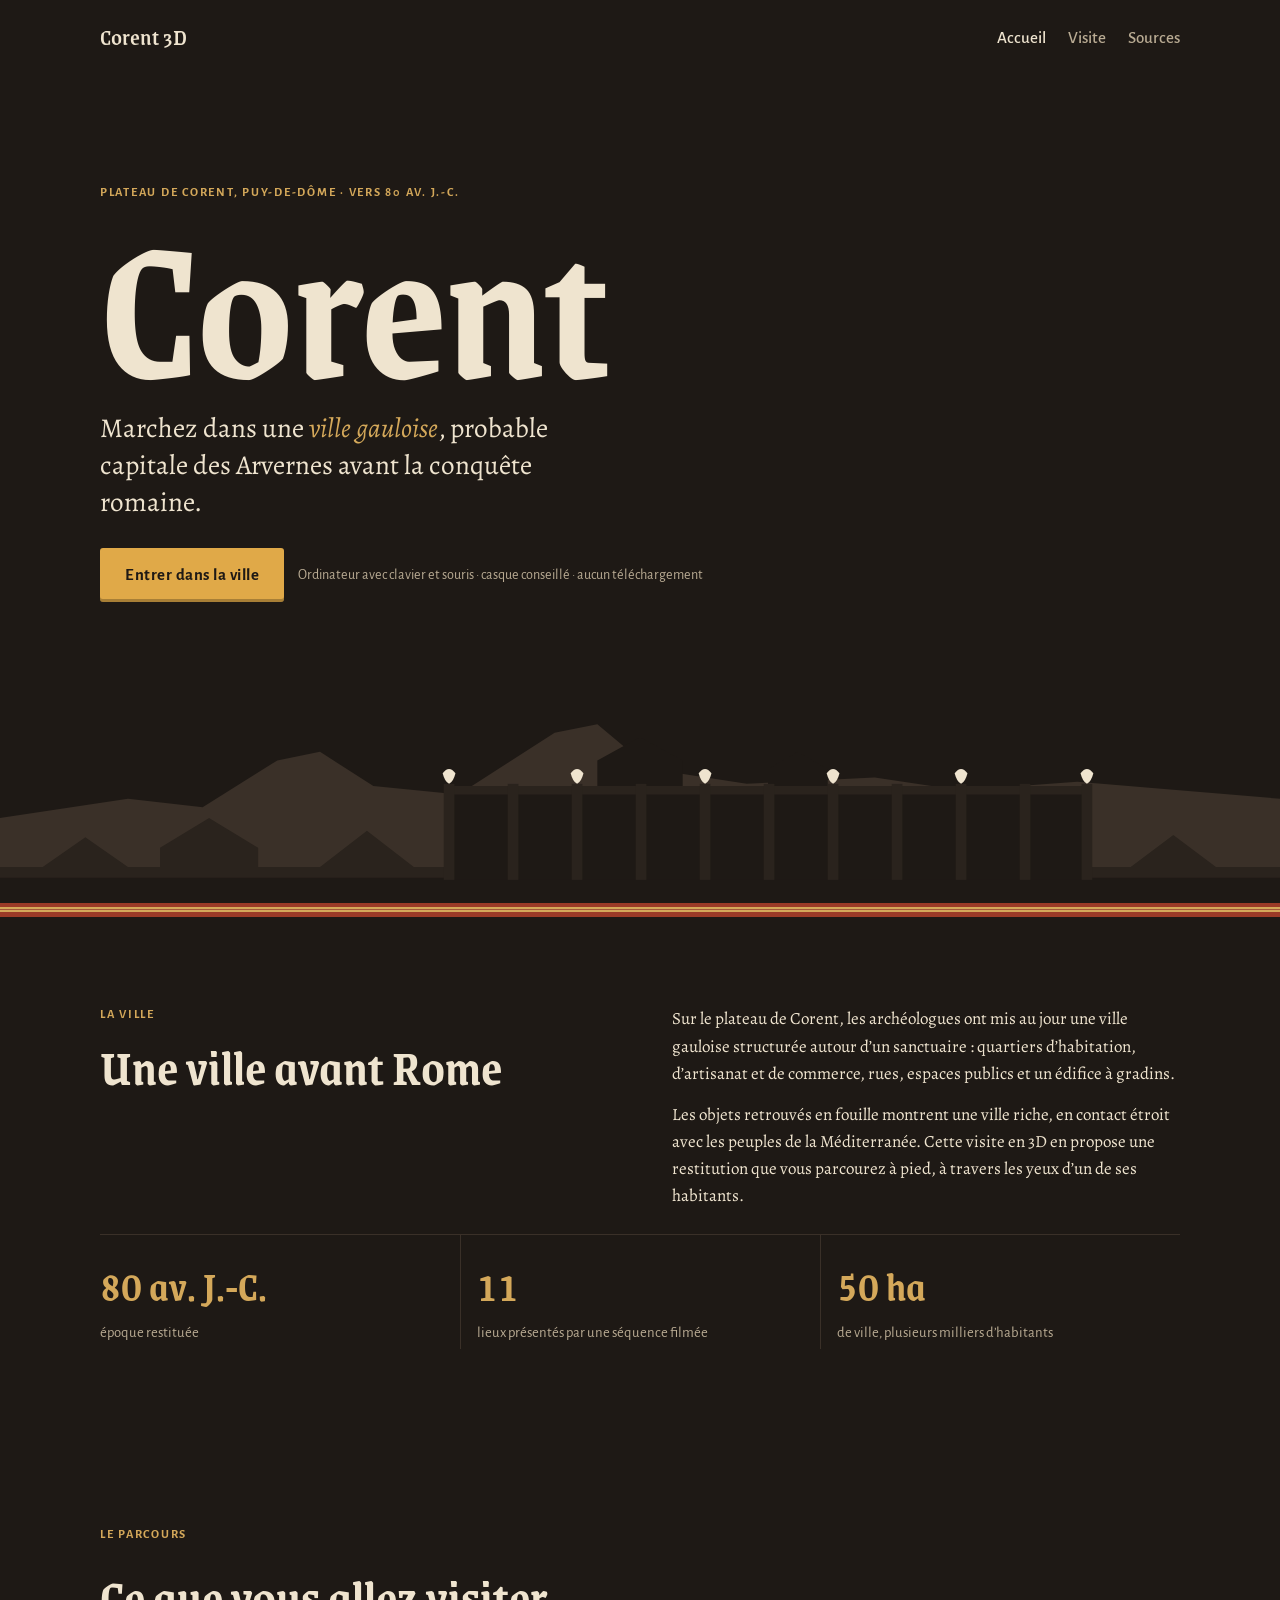
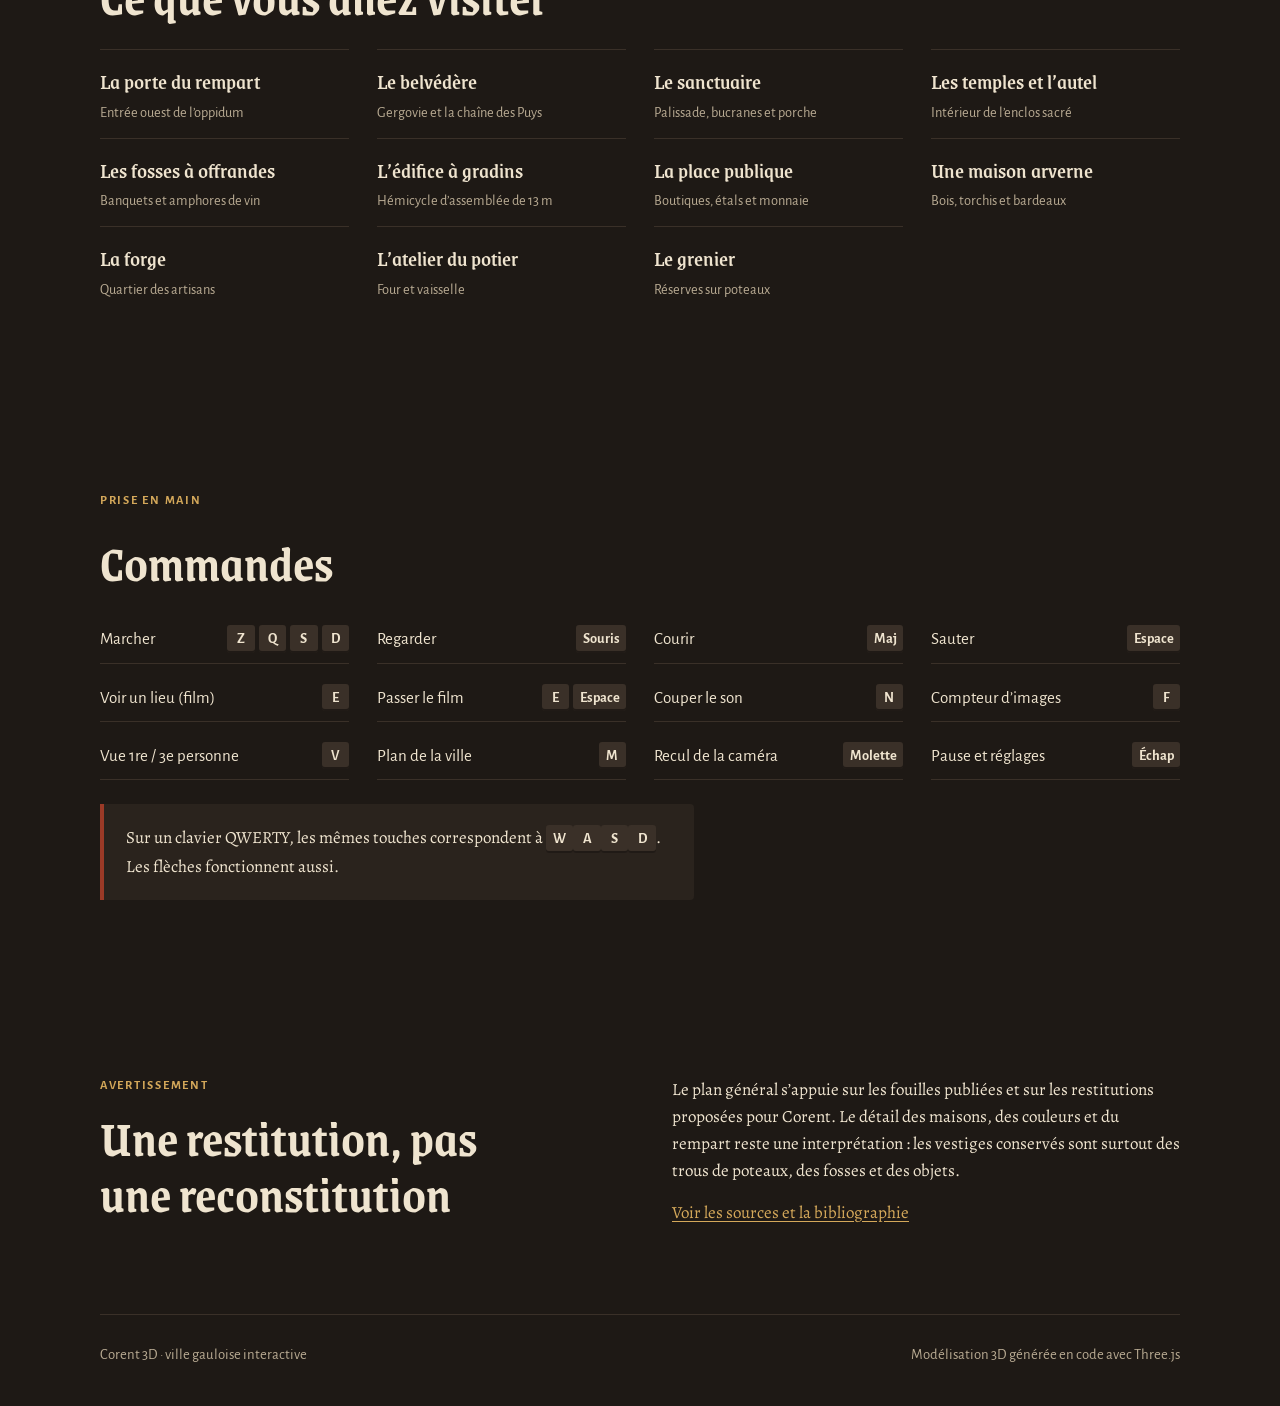
<file: index.html>
<!doctype html>
<html lang="fr">
<head>
  <meta charset="utf-8">
  <meta name="viewport" content="width=device-width, initial-scale=1, viewport-fit=cover">
  <title>Corent 3D</title>
  <meta name="claude:viewport-fit-sides" content="cover">
  <meta name="description" content="Incarnez un habitant de Corent et parcourez en 3D la ville gauloise des Arvernes, vers 80 av. J.-C.">
  <link rel="preconnect" href="https://fonts.googleapis.com">
  <link rel="preconnect" href="https://fonts.gstatic.com" crossorigin>
  <link rel="stylesheet" href="https://fonts.googleapis.com/css2?family=Alegreya:ital,wght@0,400;0,600;1,400&family=Alegreya+Sans:wght@500;700&family=Grenze:wght@500;600&display=swap">
  <link rel="stylesheet" href="css/commun.css">
  <link rel="stylesheet" href="css/site.css">
</head>
<body>
  <div class="page">
    <header class="entete conteneur">
      <a class="marque" href="index.html">Corent 3D</a>
      <nav class="nav" aria-label="Navigation principale">
        <a href="index.html" aria-current="page">Accueil</a>
        <a href="jeu.html">Visite</a>
        <a href="a-propos.html">Sources</a>
      </nav>
    </header>

    <section class="ouverture conteneur">
      <p class="etiquette">Plateau de Corent, Puy-de-Dôme · vers 80 av. J.-C.</p>
      <h1>Corent</h1>
      <p class="sous-titre">Marchez dans une <em>ville gauloise</em>, probable capitale des Arvernes avant la conquête romaine.</p>
      <div class="actions">
        <a class="bouton" href="jeu.html">Entrer dans la ville</a>
        <small>Ordinateur avec clavier et souris · casque conseillé · aucun téléchargement</small>
      </div>
    </section>
  </div>

  <svg class="silhouette" viewBox="0 0 1200 230" preserveAspectRatio="xMidYMax slice" role="img" aria-label="Silhouette de la ville : toits, palissade du sanctuaire et volcans au loin">
    <path d="M0 150 L120 132 L190 140 L260 96 L300 88 L350 120 L430 128 L520 70 L560 62 L610 104 L700 118 L820 112 L900 124 L1010 116 L1200 132 L1200 230 L0 230 Z" fill="#3a3028"/>
    <path d="M0 196 L40 196 L80 168 L120 196 L150 196 L150 178 L196 150 L242 178 L242 196 L300 196 L344 162 L388 196 L420 196 L420 120 L1020 120 L1020 196 L1060 196 L1100 166 L1140 196 L1200 196 L1200 230 L0 230 Z" fill="#2a231d"/>
    <g fill="#1e1915">
      <rect x="0" y="206" width="1200" height="24"/>
      <path d="M560 120 L560 96 L600 74 L640 96 L640 120 Z"/>
      <path d="M720 120 L720 104 L748 88 L776 104 L776 120 Z"/>
    </g>
    <g fill="#1e1915">
      <rect x="420" y="128" width="600" height="80"/>
    </g>
    <g fill="#2a231d">
      <rect x="416" y="118" width="10" height="90"/><rect x="476" y="118" width="10" height="90"/><rect x="536" y="118" width="10" height="90"/>
      <rect x="596" y="118" width="10" height="90"/><rect x="656" y="118" width="10" height="90"/><rect x="716" y="118" width="10" height="90"/>
      <rect x="776" y="118" width="10" height="90"/><rect x="836" y="118" width="10" height="90"/><rect x="896" y="118" width="10" height="90"/>
      <rect x="956" y="118" width="10" height="90"/><rect x="1014" y="118" width="10" height="90"/>
    </g>
    <g fill="#efe4cf">
      <path d="M415 108 q6 -8 12 0 q-2 8 -6 10 q-4 -2 -6 -10 Z"/><path d="M535 108 q6 -8 12 0 q-2 8 -6 10 q-4 -2 -6 -10 Z"/>
      <path d="M655 108 q6 -8 12 0 q-2 8 -6 10 q-4 -2 -6 -10 Z"/><path d="M775 108 q6 -8 12 0 q-2 8 -6 10 q-4 -2 -6 -10 Z"/>
      <path d="M895 108 q6 -8 12 0 q-2 8 -6 10 q-4 -2 -6 -10 Z"/><path d="M1013 108 q6 -8 12 0 q-2 8 -6 10 q-4 -2 -6 -10 Z"/>
    </g>
  </svg>
  <div class="bandes" aria-hidden="true"></div>

  <main class="page">
    <section class="section conteneur">
      <div class="deux-colonnes">
        <div>
          <p class="etiquette">La ville</p>
          <h2>Une ville avant Rome</h2>
        </div>
        <div class="lecture">
          <p>Sur le plateau de Corent, les archéologues ont mis au jour une ville gauloise structurée autour d’un sanctuaire : quartiers d’habitation, d’artisanat et de commerce, rues, espaces publics et un édifice à gradins.</p>
          <p>Les objets retrouvés en fouille montrent une ville riche, en contact étroit avec les peuples de la Méditerranée. Cette visite en 3D en propose une restitution que vous parcourez à pied, à travers les yeux d’un de ses habitants.</p>
        </div>
      </div>
      <div class="chiffres">
        <div class="chiffre"><strong>80 av. J.-C.</strong><span>époque restituée</span></div>
        <div class="chiffre"><strong>11</strong><span>lieux présentés par une séquence filmée</span></div>
        <div class="chiffre"><strong>50 ha</strong><span>de ville, plusieurs milliers d’habitants</span></div>
      </div>
    </section>

    <section class="section conteneur">
      <p class="etiquette">Le parcours</p>
      <h2>Ce que vous allez visiter</h2>
      <ul class="lieux">
        <li><strong>La porte du rempart</strong><span>Entrée ouest de l’oppidum</span></li>
        <li><strong>Le belvédère</strong><span>Gergovie et la chaîne des Puys</span></li>
        <li><strong>Le sanctuaire</strong><span>Palissade, bucranes et porche</span></li>
        <li><strong>Les temples et l’autel</strong><span>Intérieur de l’enclos sacré</span></li>
        <li><strong>Les fosses à offrandes</strong><span>Banquets et amphores de vin</span></li>
        <li><strong>L’édifice à gradins</strong><span>Hémicycle d’assemblée de 13 m</span></li>
        <li><strong>La place publique</strong><span>Boutiques, étals et monnaie</span></li>
        <li><strong>Une maison arverne</strong><span>Bois, torchis et bardeaux</span></li>
        <li><strong>La forge</strong><span>Quartier des artisans</span></li>
        <li><strong>L’atelier du potier</strong><span>Four et vaisselle</span></li>
        <li><strong>Le grenier</strong><span>Réserves sur poteaux</span></li>
      </ul>
    </section>

    <section class="section conteneur">
      <p class="etiquette">Prise en main</p>
      <h2>Commandes</h2>
      <dl class="commandes">
        <div><dt>Marcher</dt><dd><kbd>Z</kbd><kbd>Q</kbd><kbd>S</kbd><kbd>D</kbd></dd></div>
        <div><dt>Regarder</dt><dd><kbd>Souris</kbd></dd></div>
        <div><dt>Courir</dt><dd><kbd>Maj</kbd></dd></div>
        <div><dt>Sauter</dt><dd><kbd>Espace</kbd></dd></div>
        <div><dt>Voir un lieu (film)</dt><dd><kbd>E</kbd></dd></div>
        <div><dt>Passer le film</dt><dd><kbd>E</kbd><kbd>Espace</kbd></dd></div>
        <div><dt>Couper le son</dt><dd><kbd>N</kbd></dd></div>
        <div><dt>Compteur d’images</dt><dd><kbd>F</kbd></dd></div>
        <div><dt>Vue 1re / 3e personne</dt><dd><kbd>V</kbd></dd></div>
        <div><dt>Plan de la ville</dt><dd><kbd>M</kbd></dd></div>
        <div><dt>Recul de la caméra</dt><dd><kbd>Molette</kbd></dd></div>
        <div><dt>Pause et réglages</dt><dd><kbd>Échap</kbd></dd></div>
      </dl>
      <p class="note lecture">Sur un clavier QWERTY, les mêmes touches correspondent à <kbd>W</kbd><kbd>A</kbd><kbd>S</kbd><kbd>D</kbd>. Les flèches fonctionnent aussi.</p>
    </section>

    <section class="section conteneur">
      <div class="deux-colonnes">
        <div>
          <p class="etiquette">Avertissement</p>
          <h2>Une restitution, pas une reconstitution</h2>
        </div>
        <div class="lecture">
          <p>Le plan général s’appuie sur les fouilles publiées et sur les restitutions proposées pour Corent. Le détail des maisons, des couleurs et du rempart reste une interprétation : les vestiges conservés sont surtout des trous de poteaux, des fosses et des objets.</p>
          <p><a href="a-propos.html">Voir les sources et la bibliographie</a></p>
        </div>
      </div>
    </section>
  </main>

  <footer class="page">
    <div class="pied conteneur">
      <span>Corent 3D · ville gauloise interactive</span>
      <span>Modélisation 3D générée en code avec Three.js</span>
    </div>
  </footer>
</body>
</html>
</file>
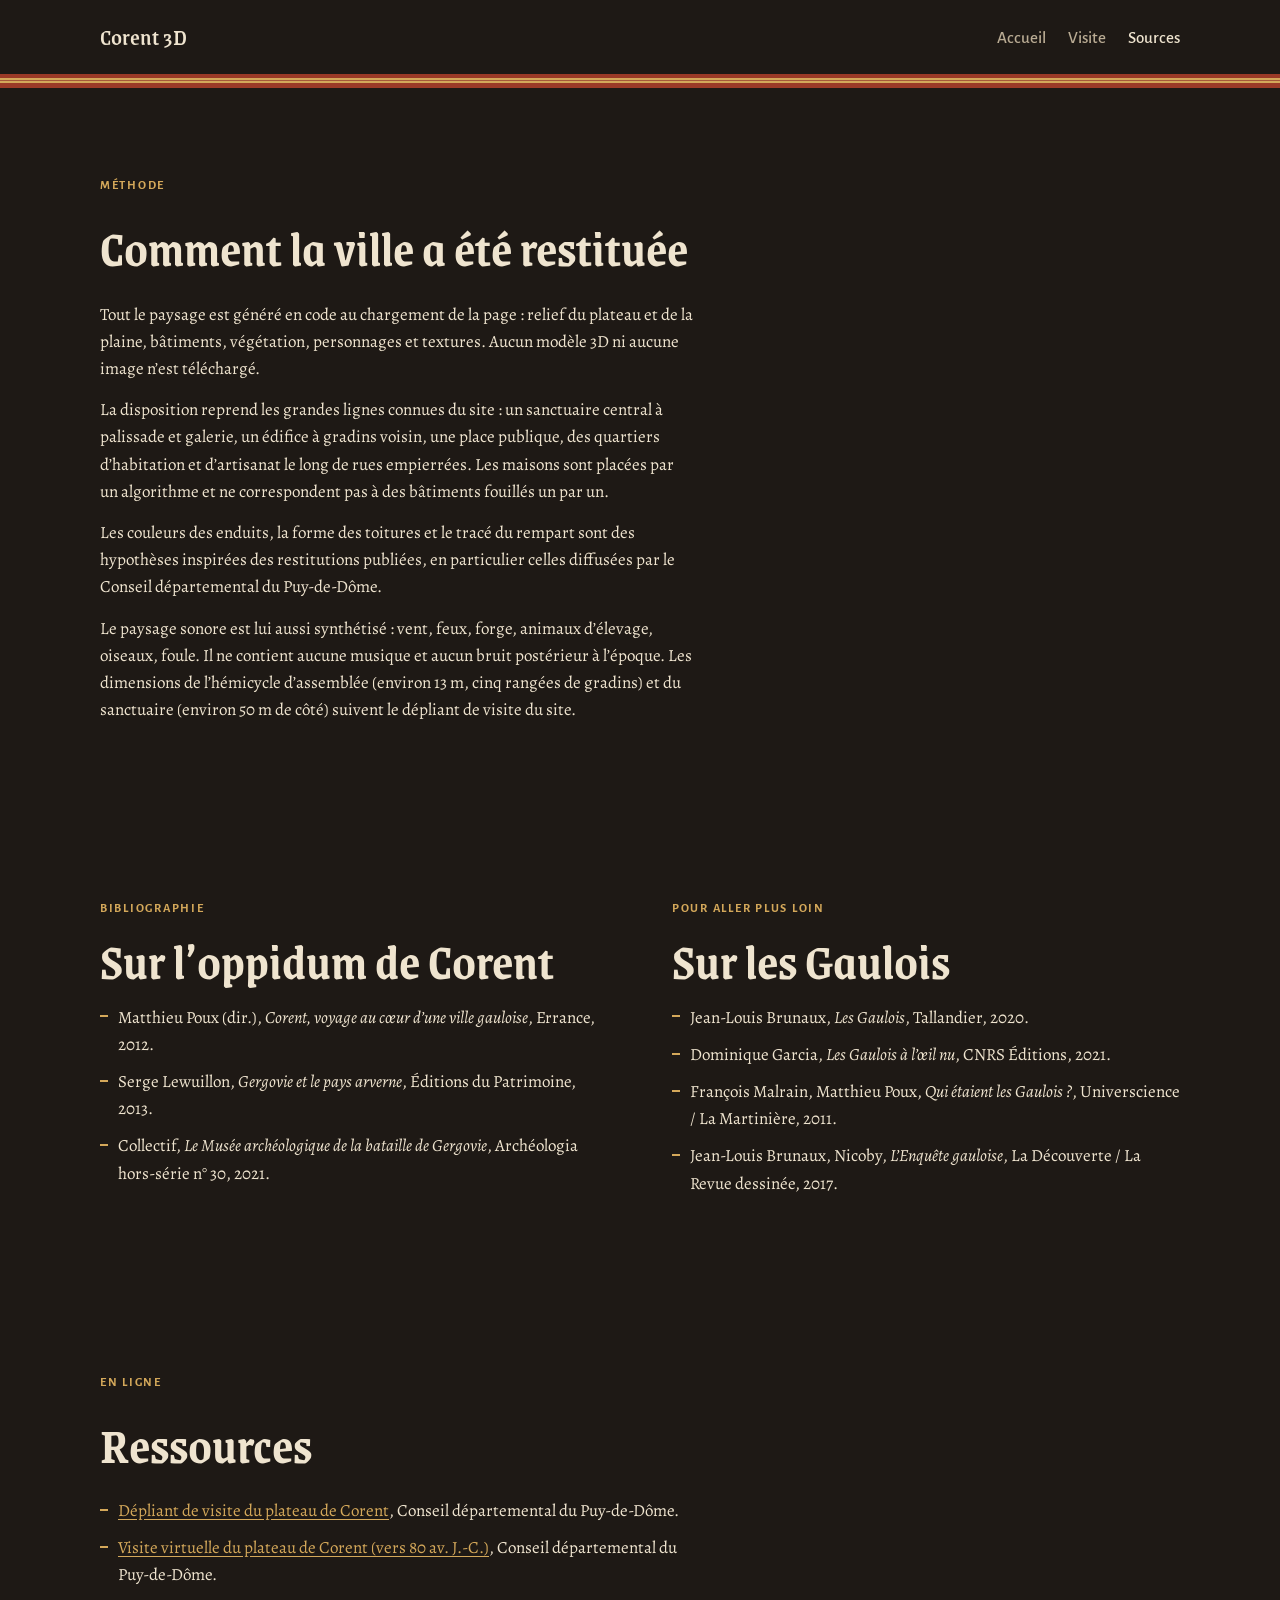
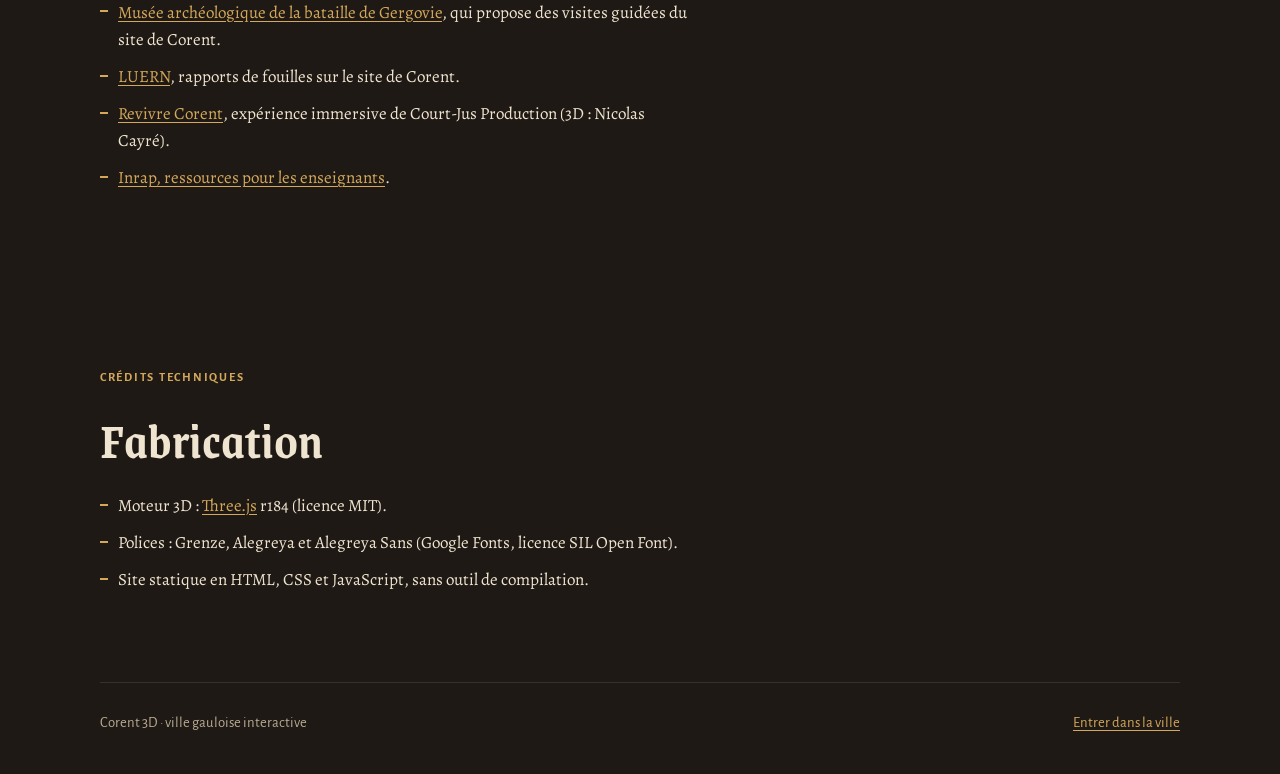
<file: a-propos.html>
<!doctype html>
<html lang="fr">
<head>
  <meta charset="utf-8">
  <meta name="viewport" content="width=device-width, initial-scale=1, viewport-fit=cover">
  <title>Corent 3D · Sources</title>
  <meta name="claude:viewport-fit-sides" content="cover">
  <link rel="preconnect" href="https://fonts.googleapis.com">
  <link rel="preconnect" href="https://fonts.gstatic.com" crossorigin>
  <link rel="stylesheet" href="https://fonts.googleapis.com/css2?family=Alegreya:ital,wght@0,400;0,600;1,400&family=Alegreya+Sans:wght@500;700&family=Grenze:wght@500;600&display=swap">
  <link rel="stylesheet" href="css/commun.css">
  <link rel="stylesheet" href="css/site.css">
</head>
<body>
  <div class="page">
    <header class="entete conteneur">
      <a class="marque" href="index.html">Corent 3D</a>
      <nav class="nav" aria-label="Navigation principale">
        <a href="index.html">Accueil</a>
        <a href="jeu.html">Visite</a>
        <a href="a-propos.html" aria-current="page">Sources</a>
      </nav>
    </header>
  </div>
  <div class="bandes" aria-hidden="true"></div>

  <main class="page">
    <section class="section conteneur">
      <p class="etiquette">Méthode</p>
      <h2>Comment la ville a été restituée</h2>
      <div class="lecture" style="display:grid;gap:14px">
        <p>Tout le paysage est généré en code au chargement de la page : relief du plateau et de la plaine, bâtiments, végétation, personnages et textures. Aucun modèle 3D ni aucune image n’est téléchargé.</p>
        <p>La disposition reprend les grandes lignes connues du site : un sanctuaire central à palissade et galerie, un édifice à gradins voisin, une place publique, des quartiers d’habitation et d’artisanat le long de rues empierrées. Les maisons sont placées par un algorithme et ne correspondent pas à des bâtiments fouillés un par un.</p>
        <p>Les couleurs des enduits, la forme des toitures et le tracé du rempart sont des hypothèses inspirées des restitutions publiées, en particulier celles diffusées par le Conseil départemental du Puy-de-Dôme.</p>
        <p>Le paysage sonore est lui aussi synthétisé : vent, feux, forge, animaux d’élevage, oiseaux, foule. Il ne contient aucune musique et aucun bruit postérieur à l’époque. Les dimensions de l’hémicycle d’assemblée (environ 13 m, cinq rangées de gradins) et du sanctuaire (environ 50 m de côté) suivent le dépliant de visite du site.</p>
      </div>
    </section>

    <section class="section conteneur">
      <div class="deux-colonnes">
        <div style="display:grid;gap:14px">
          <p class="etiquette">Bibliographie</p>
          <h2>Sur l’oppidum de Corent</h2>
          <ul class="sources">
            <li>Matthieu Poux (dir.), <em>Corent, voyage au cœur d’une ville gauloise</em>, Errance, 2012.</li>
            <li>Serge Lewuillon, <em>Gergovie et le pays arverne</em>, Éditions du Patrimoine, 2013.</li>
            <li>Collectif, <em>Le Musée archéologique de la bataille de Gergovie</em>, Archéologia hors-série n° 30, 2021.</li>
          </ul>
        </div>
        <div style="display:grid;gap:14px">
          <p class="etiquette">Pour aller plus loin</p>
          <h2>Sur les Gaulois</h2>
          <ul class="sources">
            <li>Jean-Louis Brunaux, <em>Les Gaulois</em>, Tallandier, 2020.</li>
            <li>Dominique Garcia, <em>Les Gaulois à l’œil nu</em>, CNRS Éditions, 2021.</li>
            <li>François Malrain, Matthieu Poux, <em>Qui étaient les Gaulois ?</em>, Universcience / La Martinière, 2011.</li>
            <li>Jean-Louis Brunaux, Nicoby, <em>L’Enquête gauloise</em>, La Découverte / La Revue dessinée, 2017.</li>
          </ul>
        </div>
      </div>
    </section>

    <section class="section conteneur">
      <p class="etiquette">En ligne</p>
      <h2>Ressources</h2>
      <ul class="sources lecture">
        <li><a href="https://puy-de-dome.fr/fileadmin/user_upload/Depliant_Corent.pdf" target="_blank" rel="noopener">Dépliant de visite du plateau de Corent</a>, Conseil départemental du Puy-de-Dôme.</li>
        <li><a href="https://www.youtube.com/watch?v=NLYAMjh3ALQ" target="_blank" rel="noopener">Visite virtuelle du plateau de Corent (vers 80 av. J.-C.)</a>, Conseil départemental du Puy-de-Dôme.</li>
        <li><a href="https://musee-gergovie.fr/" target="_blank" rel="noopener">Musée archéologique de la bataille de Gergovie</a>, qui propose des visites guidées du site de Corent.</li>
        <li><a href="http://www.luern.fr/" target="_blank" rel="noopener">LUERN</a>, rapports de fouilles sur le site de Corent.</li>
        <li><a href="https://www.court-jus.com/fiche-film/revivre-corrent/" target="_blank" rel="noopener">Revivre Corent</a>, expérience immersive de Court-Jus Production (3D : Nicolas Cayré).</li>
        <li><a href="https://enseignants.inrap.fr/" target="_blank" rel="noopener">Inrap, ressources pour les enseignants</a>.</li>
      </ul>
    </section>

    <section class="section conteneur">
      <p class="etiquette">Crédits techniques</p>
      <h2>Fabrication</h2>
      <ul class="sources lecture">
        <li>Moteur 3D : <a href="https://threejs.org/" target="_blank" rel="noopener">Three.js</a> r184 (licence MIT).</li>
        <li>Polices : Grenze, Alegreya et Alegreya Sans (Google Fonts, licence SIL Open Font).</li>
        <li>Site statique en HTML, CSS et JavaScript, sans outil de compilation.</li>
      </ul>
    </section>
  </main>

  <footer class="page">
    <div class="pied conteneur">
      <span>Corent 3D · ville gauloise interactive</span>
      <a href="jeu.html">Entrer dans la ville</a>
    </div>
  </footer>
</body>
</html>
</file>
<file: css/commun.css>
/* commun.css : identité visuelle partagée par toutes les pages.
   Concept : l'enduit des murs de Corent. Fond de bois brûlé, texte couleur chaux,
   ocre et rouge des bandes peintes, bronze pour ce qui s'active. */
:root {
  --bois: #1e1915;          /* fond : bois noirci */
  --bois-2: #2a231d;        /* surfaces */
  --bois-3: #3a3028;        /* bordures, séparations */
  --chaux: #efe4cf;         /* texte principal */
  --chaux-2: #b9ab93;       /* texte secondaire */
  --ocre: #d4a85a;          /* enduit ocre */
  --rouge: #9b3a27;         /* bande rouge */
  --bronze: #e0a948;        /* actions, éléments actifs */
  --font-titre: "Grenze", "Palatino Linotype", Palatino, Georgia, serif;
  --font-texte: "Alegreya", Georgia, "Times New Roman", serif;
  --font-ui: "Alegreya Sans", "Segoe UI", system-ui, sans-serif;
  color-scheme: dark;
}

* { box-sizing: border-box; }
[hidden] { display: none !important; }

html { background: var(--bois); }
body {
  margin: 0;
  background: var(--bois);
  color: var(--chaux);
  font-family: var(--font-texte);
  font-size: 1.0625rem;
  line-height: 1.6;
}

h1, h2, h3 { font-family: var(--font-titre); font-weight: 600; line-height: 1.1; text-wrap: balance; margin: 0; }

a { color: var(--ocre); text-underline-offset: 3px; }
a:hover { color: var(--bronze); }

:focus-visible { outline: 2px solid var(--bronze); outline-offset: 3px; }

/* bandeau peint : motif des murs enduits de la place */
.bandes {
  height: 14px;
  background: linear-gradient(to bottom,
    var(--rouge) 0 30%, var(--ocre) 30% 44%, #a5583a 44% 52%, var(--ocre) 52% 66%, var(--rouge) 66% 100%);
}

.bouton {
  display: inline-flex; align-items: center; justify-content: center; gap: 0.6em;
  font-family: var(--font-ui); font-weight: 700; font-size: 1.05rem; letter-spacing: 0.03em;
  color: var(--bois); background: var(--bronze);
  border: 0; border-radius: 3px; padding: 0.8em 1.5em;
  text-decoration: none; cursor: pointer;
  box-shadow: inset 0 -3px 0 rgba(0,0,0,0.25);
  transition: transform 0.15s ease, background 0.15s ease;
}
.bouton:hover { background: #f0bb5a; color: var(--bois); transform: translateY(-1px); }
.bouton-discret {
  background: transparent; color: var(--chaux); box-shadow: inset 0 0 0 1px var(--bois-3);
}
.bouton-discret:hover { background: var(--bois-2); color: var(--chaux); }

kbd {
  display: inline-block; min-width: 1.9em; padding: 0.15em 0.45em;
  font-family: var(--font-ui); font-weight: 700; font-size: 0.85em; text-align: center;
  color: var(--chaux); background: var(--bois-3);
  border-radius: 3px; box-shadow: inset 0 -2px 0 rgba(0,0,0,0.45);
}

.etiquette {
  font-family: var(--font-ui); font-weight: 700; font-size: 0.78rem;
  letter-spacing: 0.14em; text-transform: uppercase; color: var(--ocre);
}

@media (prefers-reduced-motion: reduce) {
  *, *::before, *::after { animation: none !important; transition: none !important; }
}
</file>
<file: css/site.css>
/* site.css : pages d'accueil et « à propos ». Mise en page : une colonne de lecture,
   un bandeau d'ouverture sur la silhouette des toits, des sections séparées par le motif peint. */
.page { padding-left: max(16px, env(safe-area-inset-left, 0px)); padding-right: max(16px, env(safe-area-inset-right, 0px)); }
.conteneur { max-width: 1080px; margin: 0 auto; }
.lecture { max-width: 66ch; }

.entete {
  display: flex; justify-content: space-between; align-items: center; gap: 16px;
  padding-block: 18px;
  font-family: var(--font-ui); font-weight: 500;
}
.marque { font-family: var(--font-titre); font-size: 1.5rem; color: var(--chaux); text-decoration: none; }
.nav { display: flex; gap: 22px; }
.nav a { color: var(--chaux-2); text-decoration: none; }
.nav a:hover, .nav a[aria-current="page"] { color: var(--chaux); }

/* ouverture */
.ouverture { position: relative; padding-block: clamp(40px, 9vw, 96px) 0; }
.ouverture h1 {
  font-size: clamp(5rem, 19vw, 13rem); line-height: 0.85; letter-spacing: -0.01em;
  color: var(--chaux);
}
.ouverture .sous-titre {
  margin: 18px 0 0; max-width: 34ch;
  font-family: var(--font-texte); font-size: clamp(1.25rem, 2.6vw, 1.7rem); line-height: 1.35; color: var(--chaux);
}
.ouverture .sous-titre em { color: var(--ocre); font-style: italic; }
.actions { display: flex; flex-wrap: wrap; gap: 14px; align-items: center; margin-top: 28px; }
.actions small { font-family: var(--font-ui); color: var(--chaux-2); }

.silhouette { display: block; width: 100%; height: auto; margin-top: clamp(28px, 6vw, 56px); }

/* sections */
.section { padding-block: clamp(48px, 8vw, 88px); display: grid; gap: 24px; }
.section h2 { font-size: clamp(2.2rem, 5vw, 3.2rem); }
.section p { margin: 0; }
.deux-colonnes { display: grid; grid-template-columns: minmax(0, 1fr) minmax(0, 1fr); gap: clamp(24px, 5vw, 64px); align-items: start; }
.deux-colonnes > div { display: grid; gap: 14px; }

.chiffres { display: grid; grid-template-columns: repeat(3, minmax(0, 1fr)); gap: 0; border-top: 1px solid var(--bois-3); }
.chiffre { padding: 18px 16px 4px 0; display: grid; gap: 2px; }
.chiffre + .chiffre { padding-left: 16px; border-left: 1px solid var(--bois-3); }
.chiffre strong { font-family: var(--font-titre); font-size: clamp(1.8rem, 4vw, 2.6rem); font-weight: 600; color: var(--ocre); font-variant-numeric: tabular-nums; }
.chiffre span { font-family: var(--font-ui); font-size: 0.92rem; color: var(--chaux-2); }

.lieux { list-style: none; margin: 0; padding: 0; display: grid; grid-template-columns: repeat(auto-fill, minmax(240px, 1fr)); gap: 0 28px; }
.lieux li { display: grid; gap: 2px; padding: 14px 0; border-top: 1px solid var(--bois-3); }
.lieux strong { font-family: var(--font-titre); font-size: 1.35rem; font-weight: 500; }
.lieux span { font-family: var(--font-ui); font-size: 0.9rem; color: var(--chaux-2); }

.commandes { display: grid; grid-template-columns: repeat(auto-fill, minmax(230px, 1fr)); gap: 10px 28px; margin: 0; }
.commandes div { display: flex; justify-content: space-between; align-items: center; gap: 12px; padding: 10px 0; border-bottom: 1px solid var(--bois-3); }
.commandes dt { font-family: var(--font-ui); color: var(--chaux); }
.commandes dd { margin: 0; display: flex; gap: 4px; }

.note { padding: 20px 22px; background: var(--bois-2); border-left: 4px solid var(--rouge); border-radius: 0 4px 4px 0; }

.sources { display: grid; gap: 10px; padding: 0; margin: 0; list-style: none; }
.sources li { padding-left: 18px; position: relative; }
.sources li::before { content: ""; position: absolute; left: 0; top: 0.7em; width: 8px; height: 2px; background: var(--ocre); }
.sources em { color: var(--chaux); }

.pied {
  padding-block: 28px 40px; border-top: 1px solid var(--bois-3);
  display: flex; flex-wrap: wrap; justify-content: space-between; gap: 12px;
  font-family: var(--font-ui); font-size: 0.92rem; color: var(--chaux-2);
}

@media (max-width: 720px) {
  .deux-colonnes { grid-template-columns: minmax(0, 1fr); }
  .chiffres { grid-template-columns: minmax(0, 1fr); }
  .chiffre + .chiffre { padding-left: 0; border-left: 0; border-top: 1px solid var(--bois-3); }
  .nav { gap: 14px; }
}
</file>
